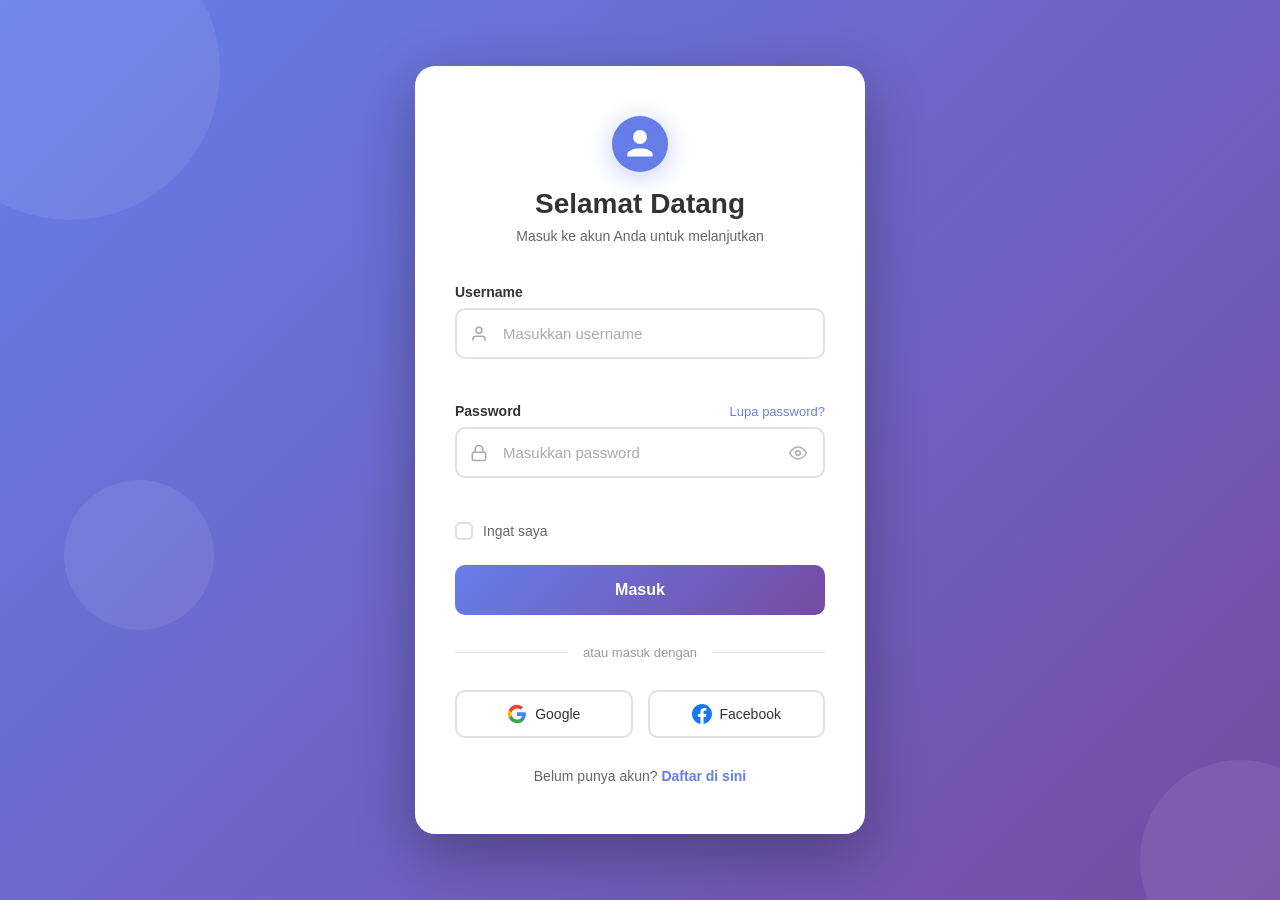
<file: login/login.html>
<!DOCTYPE html>
<html lang="id">
<head>
    <meta charset="UTF-8">
    <meta name="viewport" content="width=device-width, initial-scale=1.0">
    <title>Sign In</title>
    <link rel="stylesheet" href="css/login.css">
</head>
<body>

    <div class="bg-bubbles">
        <div class="bubble"></div>
        <div class="bubble"></div>
        <div class="bubble"></div>
    </div>

    <div class="login-container">

        <div class="login-header">
            <div class="logo-icon">
                <svg viewBox="0 0 40 40" fill="none" xmlns="http://www.w3.org/2000/svg">
                    <circle cx="20" cy="20" r="20" fill="url(#grad)"/>
                    <path d="M20 10a5 5 0 1 1 0 10 5 5 0 0 1 0-10zm0 13c5.33 0 9 2.24 9 4v2H11v-2c0-1.76 3.67-4 9-4z" fill="white"/>
                    <defs>
                        <linearGradient id="grad" x1="0" y1="0" x2="40" y2="40">
                            <stop offset="0%" stop-color="#667eea"/>
                            <stop offset="100%" stop-color="#764ba2"/>
                        </linearGradient>
                    </defs>
                </svg>
            </div>
            <h1>Selamat Datang</h1>
            <p>Masuk ke akun Anda untuk melanjutkan</p>
        </div>

        <form id="loginForm" action="#" method="POST" novalidate>

            <!-- Username -->
            <div class="form-group" id="group-username">
                <label for="username">Username</label>
                <div class="input-wrapper">
                    <span class="input-icon">
                        <svg viewBox="0 0 24 24" fill="none" stroke="currentColor" stroke-width="2">
                            <path d="M20 21v-2a4 4 0 0 0-4-4H8a4 4 0 0 0-4 4v2"/>
                            <circle cx="12" cy="7" r="4"/>
                        </svg>
                    </span>
                    <input type="text" id="username" name="username" placeholder="Masukkan username" autocomplete="username">
                </div>
                <span class="error-msg" id="error-username"></span>
            </div>

            <!-- Password -->
            <div class="form-group" id="group-password">
                <label for="password">
                    Password
                    <a href="#" class="forgot-link">Lupa password?</a>
                </label>
                <div class="input-wrapper">
                    <span class="input-icon">
                        <svg viewBox="0 0 24 24" fill="none" stroke="currentColor" stroke-width="2">
                            <rect x="3" y="11" width="18" height="11" rx="2" ry="2"/>
                            <path d="M7 11V7a5 5 0 0 1 10 0v4"/>
                        </svg>
                    </span>
                    <input type="password" id="password" name="password" placeholder="Masukkan password" autocomplete="current-password">
                    <button type="button" class="toggle-password" onclick="togglePassword()">
                        <svg id="eyeIcon" viewBox="0 0 24 24" fill="none" stroke="currentColor" stroke-width="2">
                            <path d="M1 12s4-8 11-8 11 8 11 8-4 8-11 8-11-8-11-8z"/>
                            <circle cx="12" cy="12" r="3"/>
                        </svg>
                    </button>
                </div>
                <span class="error-msg" id="error-password"></span>
            </div>

            <!-- Remember Me -->
            <div class="remember-group">
                <label class="remember-label">
                    <input type="checkbox" id="remember" name="remember">
                    <span class="custom-checkbox"></span>
                    Ingat saya
                </label>
            </div>

            <button type="submit" class="btn-login" id="btnLogin" >
                <span class="btn-text">Masuk</span>
                <span class="btn-loader" id="btnLoader"></span>
            </button>
            <div id="alertBox" class="alert" style="display:none;"></div>
        </form>

        <div class="divider">
            <span>atau masuk dengan</span>
        </div>

        <div class="social-login">
            <button type="button" class="btn-social" id="btnGoogle">
                <svg viewBox="0 0 24 24" fill="none" xmlns="http://www.w3.org/2000/svg">
                    <path d="M22.56 12.25c0-.78-.07-1.53-.2-2.25H12v4.26h5.92c-.26 1.37-1.04 2.53-2.21 3.31v2.77h3.57c2.08-1.92 3.28-4.74 3.28-8.09z" fill="#4285F4"/>
                    <path d="M12 23c2.97 0 5.46-.98 7.28-2.66l-3.57-2.77c-.98.66-2.23 1.06-3.71 1.06-2.86 0-5.29-1.93-6.16-4.53H2.18v2.84C3.99 20.53 7.7 23 12 23z" fill="#34A853"/>
                    <path d="M5.84 14.09c-.22-.66-.35-1.36-.35-2.09s.13-1.43.35-2.09V7.07H2.18C1.43 8.55 1 10.22 1 12s.43 3.45 1.18 4.93l2.85-2.22.81-.62z" fill="#FBBC05"/>
                    <path d="M12 5.38c1.62 0 3.06.56 4.21 1.64l3.15-3.15C17.45 2.09 14.97 1 12 1 7.7 1 3.99 3.47 2.18 7.07l3.66 2.84c.87-2.6 3.3-4.53 6.16-4.53z" fill="#EA4335"/>
                </svg>
                Google
            </button>
            <button type="button" class="btn-social" id="btnFacebook">
                <svg viewBox="0 0 24 24" fill="#1877F2" xmlns="http://www.w3.org/2000/svg">
                    <path d="M24 12.073c0-6.627-5.373-12-12-12s-12 5.373-12 12c0 5.99 4.388 10.954 10.125 11.854v-8.385H7.078v-3.47h3.047V9.43c0-3.007 1.792-4.669 4.533-4.669 1.312 0 2.686.235 2.686.235v2.953H15.83c-1.491 0-1.956.925-1.956 1.874v2.25h3.328l-.532 3.47h-2.796v8.385C19.612 23.027 24 18.062 24 12.073z"/>
                </svg>
                Facebook
            </button>
        </div>

        <p class="signup-link">
            Belum punya akun? <a href="signup.html">Daftar di sini</a>
        </p>

    </div>

    <script src="js/login.js"></script>
</body>
</html>
</file>
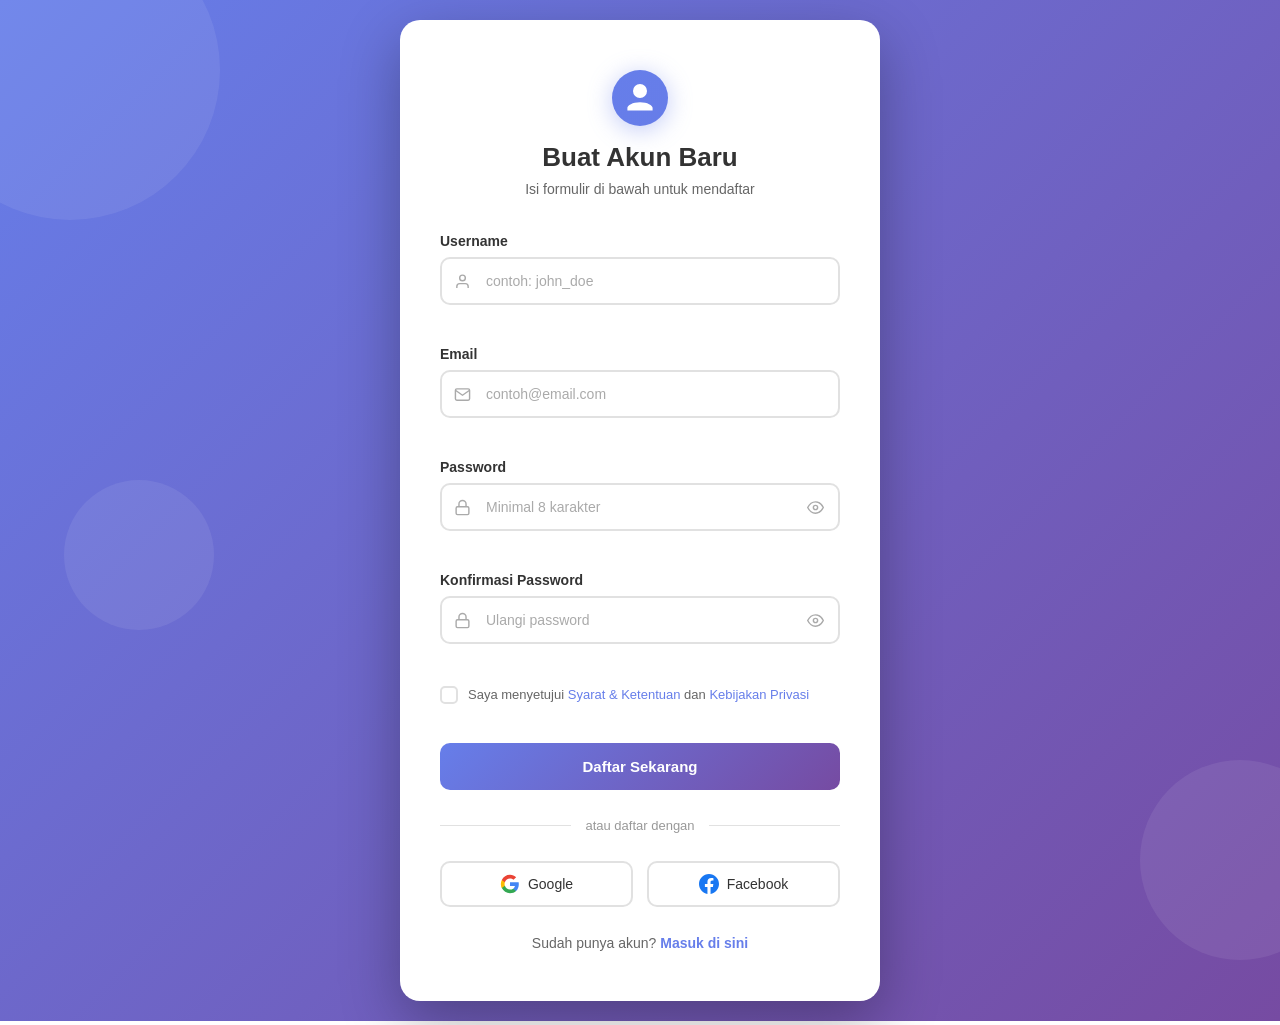
<file: login/signup.html>
<!DOCTYPE html>
<html lang="id">
<head>
    <meta charset="UTF-8">
    <meta name="viewport" content="width=device-width, initial-scale=1.0">
    <title>Sign Up</title>
    <link rel="stylesheet" href="css/signup.css">
</head>
<body>

    <div class="bg-bubbles">
        <div class="bubble"></div>
        <div class="bubble"></div>
        <div class="bubble"></div>
    </div>

    <div class="signup-container">

        <div class="signup-header">
            <div class="logo-icon">
                <svg viewBox="0 0 40 40" fill="none" xmlns="http://www.w3.org/2000/svg">
                    <circle cx="20" cy="20" r="20" fill="url(#grad)"/>
                    <path d="M20 10a5 5 0 1 1 0 10 5 5 0 0 1 0-10zm0 13c5.33 0 9 2.24 9 4v2H11v-2c0-1.76 3.67-4 9-4z" fill="white"/>
                    <defs>
                        <linearGradient id="grad" x1="0" y1="0" x2="40" y2="40">
                            <stop offset="0%" stop-color="#667eea"/>
                            <stop offset="100%" stop-color="#764ba2"/>
                        </linearGradient>
                    </defs>
                </svg>
            </div>
            <h1>Buat Akun Baru</h1>
            <p>Isi formulir di bawah untuk mendaftar</p>
        </div>

        <form id="registerForm" action="#" method="POST">

            <!-- Username -->
            <div class="form-group" id="group-username">
                <label for="username">Username</label>
                <div class="input-wrapper">
                    <span class="input-icon">
                        <svg viewBox="0 0 24 24" fill="none" stroke="currentColor" stroke-width="2">
                            <path d="M20 21v-2a4 4 0 0 0-4-4H8a4 4 0 0 0-4 4v2"/>
                            <circle cx="12" cy="7" r="4"/>
                        </svg>
                    </span>
                    <input type="text" id="username" name="username" placeholder="contoh: john_doe" autocomplete="username">
                </div>
                <span class="error-msg" id="error-username"></span>
            </div>

            <!-- Email -->
            <div class="form-group" id="group-email">
                <label for="email">Email</label>
                <div class="input-wrapper">
                    <span class="input-icon">
                        <svg viewBox="0 0 24 24" fill="none" stroke="currentColor" stroke-width="2">
                            <path d="M4 4h16c1.1 0 2 .9 2 2v12c0 1.1-.9 2-2 2H4c-1.1 0-2-.9-2-2V6c0-1.1.9-2 2-2z"/>
                            <polyline points="22,6 12,13 2,6"/>
                        </svg>
                    </span>
                    <input type="email" id="email" name="email" placeholder="contoh@email.com" autocomplete="email">
                </div>
                <span class="error-msg" id="error-email"></span>
            </div>

           
            <!-- Password -->
            <div class="form-group" id="group-password">
                <label for="password">Password</label>
                <div class="input-wrapper">
                    <span class="input-icon">
                        <svg viewBox="0 0 24 24" fill="none" stroke="currentColor" stroke-width="2">
                            <rect x="3" y="11" width="18" height="11" rx="2" ry="2"/>
                            <path d="M7 11V7a5 5 0 0 1 10 0v4"/>
                        </svg>
                    </span>
                    <input type="password" id="password" name="password" placeholder="Minimal 8 karakter" autocomplete="new-password">
                    <button type="button" class="toggle-password" onclick="togglePassword('password', 'eyeIcon1')">
                        <svg id="eyeIcon1" viewBox="0 0 24 24" fill="none" stroke="currentColor" stroke-width="2">
                            <path d="M1 12s4-8 11-8 11 8 11 8-4 8-11 8-11-8-11-8z"/>
                            <circle cx="12" cy="12" r="3"/>
                        </svg>
                    </button>
                </div>
                <div class="password-strength" id="strengthBar">
                    <div class="strength-fill" id="strengthFill"></div>
                </div>
                <span class="strength-label" id="strengthLabel"></span>
                <span class="error-msg" id="error-password"></span>
            </div>

            <!-- Konfirmasi Password -->
            <div class="form-group" id="group-confirmPassword">
                <label for="confirmPassword">Konfirmasi Password</label>
                <div class="input-wrapper">
                    <span class="input-icon">
                        <svg viewBox="0 0 24 24" fill="none" stroke="currentColor" stroke-width="2">
                            <rect x="3" y="11" width="18" height="11" rx="2" ry="2"/>
                            <path d="M7 11V7a5 5 0 0 1 10 0v4"/>
                        </svg>
                    </span>
                    <input type="password" id="confirmPassword" name="confirmPassword" placeholder="Ulangi password" autocomplete="new-password">
                    <button type="button" class="toggle-password" onclick="togglePassword('confirmPassword', 'eyeIcon2')">
                        <svg id="eyeIcon2" viewBox="0 0 24 24" fill="none" stroke="currentColor" stroke-width="2">
                            <path d="M1 12s4-8 11-8 11 8 11 8-4 8-11 8-11-8-11-8z"/>
                            <circle cx="12" cy="12" r="3"/>
                        </svg>
                    </button>
                </div>
                <span class="error-msg" id="error-confirmPassword"></span>
            </div>

            <!-- Terms -->
            <div class="checkbox-group">
                <label class="terms-label">
                    <input type="checkbox" id="terms" name="terms">
                    <span class="custom-checkbox"></span>
                    <span>Saya menyetujui <a href="#">Syarat &amp; Ketentuan</a> dan <a href="#">Kebijakan Privasi</a></span>
                </label>
            </div>
            <span class="error-msg" id="error-terms"></span>

            <button type="submit" class="btn-signup" id="btnSignup" onclick="window.location.href='login.html'">
                <span class="btn-text">Daftar Sekarang</span>
                <span class="btn-loader"></span>
            </button>

        </form>

        <div class="divider">
            <span>atau daftar dengan</span>
        </div>

        <div class="social-login">
            <button type="button" class="btn-social" id="btnGoogle">
                <svg viewBox="0 0 24 24" fill="none" xmlns="http://www.w3.org/2000/svg">
                    <path d="M22.56 12.25c0-.78-.07-1.53-.2-2.25H12v4.26h5.92c-.26 1.37-1.04 2.53-2.21 3.31v2.77h3.57c2.08-1.92 3.28-4.74 3.28-8.09z" fill="#4285F4"/>
                    <path d="M12 23c2.97 0 5.46-.98 7.28-2.66l-3.57-2.77c-.98.66-2.23 1.06-3.71 1.06-2.86 0-5.29-1.93-6.16-4.53H2.18v2.84C3.99 20.53 7.7 23 12 23z" fill="#34A853"/>
                    <path d="M5.84 14.09c-.22-.66-.35-1.36-.35-2.09s.13-1.43.35-2.09V7.07H2.18C1.43 8.55 1 10.22 1 12s.43 3.45 1.18 4.93l2.85-2.22.81-.62z" fill="#FBBC05"/>
                    <path d="M12 5.38c1.62 0 3.06.56 4.21 1.64l3.15-3.15C17.45 2.09 14.97 1 12 1 7.7 1 3.99 3.47 2.18 7.07l3.66 2.84c.87-2.6 3.3-4.53 6.16-4.53z" fill="#EA4335"/>
                </svg>
                Google
            </button>
            <button type="button" class="btn-social" id="btnFacebook">
                <svg viewBox="0 0 24 24" fill="#1877F2" xmlns="http://www.w3.org/2000/svg">
                    <path d="M24 12.073c0-6.627-5.373-12-12-12s-12 5.373-12 12c0 5.99 4.388 10.954 10.125 11.854v-8.385H7.078v-3.47h3.047V9.43c0-3.007 1.792-4.669 4.533-4.669 1.312 0 2.686.235 2.686.235v2.953H15.83c-1.491 0-1.956.925-1.956 1.874v2.25h3.328l-.532 3.47h-2.796v8.385C19.612 23.027 24 18.062 24 12.073z"/>
                </svg>
                Facebook
            </button>
        </div>

        <p class="login-link">
            Sudah punya akun? <a href="login.html">Masuk di sini</a>
        </p>

    </div>

    <script src="js/signup.js"></script>

<script src="js/register.js" defer></script>
</body>
</html>
</file>
<file: login/css/login.css>
/* ===== RESET & BASE ===== */
* {
    margin: 0;
    padding: 0;
    box-sizing: border-box;
}

body {
    font-family: 'Segoe UI', Tahoma, Geneva, Verdana, sans-serif;
    background: linear-gradient(135deg, #667eea 0%, #764ba2 100%);
    min-height: 100vh;
    display: flex;
    align-items: center;
    justify-content: center;
    padding: 20px;
    position: relative;
    overflow: hidden;
}

/* ===== ANIMATED BACKGROUND BUBBLES ===== */
.bg-bubbles {
    position: fixed;
    inset: 0;
    pointer-events: none;
    z-index: 0;
}

.bubble {
    position: absolute;
    border-radius: 50%;
    background: rgba(255, 255, 255, 0.08);
    animation: floatBubble 12s infinite ease-in-out;
}

.bubble:nth-child(1) {
    width: 300px;
    height: 300px;
    top: -80px;
    left: -80px;
    animation-duration: 14s;
}

.bubble:nth-child(2) {
    width: 200px;
    height: 200px;
    bottom: -60px;
    right: -60px;
    animation-duration: 10s;
    animation-delay: -4s;
}

.bubble:nth-child(3) {
    width: 150px;
    height: 150px;
    bottom: 30%;
    left: 5%;
    animation-duration: 16s;
    animation-delay: -8s;
}

@keyframes floatBubble {
    0%, 100% { transform: translateY(0) scale(1); }
    50% { transform: translateY(-20px) scale(1.05); }
}

/* ===== CONTAINER ===== */
.login-container {
    background: #ffffff;
    border-radius: 20px;
    box-shadow: 0 20px 60px rgba(0, 0, 0, 0.3);
    width: 100%;
    max-width: 450px;
    padding: 50px 40px;
    position: relative;
    z-index: 1;
    animation: fadeSlideUp 0.5s ease both;
}

@keyframes fadeSlideUp {
    from {
        opacity: 0;
        transform: translateY(24px);
    }
    to {
        opacity: 1;
        transform: translateY(0);
    }
}

/* ===== HEADER ===== */
.login-header {
    text-align: center;
    margin-bottom: 40px;
}

.logo-icon {
    display: inline-flex;
    margin-bottom: 16px;
}

.logo-icon svg {
    width: 56px;
    height: 56px;
    filter: drop-shadow(0 4px 12px rgba(102, 126, 234, 0.4));
}

.login-header h1 {
    color: #333;
    font-size: 28px;
    font-weight: 700;
    margin-bottom: 8px;
}

.login-header p {
    color: #666;
    font-size: 14px;
}

/* ===== FORM GROUP ===== */
.form-group {
    margin-bottom: 22px;
}

.form-group label {
    display: flex;
    justify-content: space-between;
    align-items: center;
    color: #333;
    font-size: 14px;
    font-weight: 600;
    margin-bottom: 8px;
}

.forgot-link {
    color: #667eea;
    text-decoration: none;
    font-size: 13px;
    font-weight: 500;
    transition: color 0.2s;
}

.forgot-link:hover {
    color: #764ba2;
    text-decoration: underline;
}

/* ===== INPUT WRAPPER ===== */
.input-wrapper {
    position: relative;
    display: flex;
    align-items: center;
}

.input-icon {
    position: absolute;
    left: 15px;
    display: flex;
    align-items: center;
    color: #aaa;
    pointer-events: none;
    transition: color 0.3s;
}

.input-icon svg {
    width: 18px;
    height: 18px;
}

.input-wrapper input {
    width: 100%;
    padding: 15px 20px 15px 46px;
    border: 2px solid #e1e1e1;
    border-radius: 10px;
    font-size: 15px;
    transition: all 0.3s ease;
    outline: none;
    background: #fff;
}

.input-wrapper input:focus {
    border-color: #667eea;
    box-shadow: 0 0 0 4px rgba(102, 126, 234, 0.1);
}

.input-wrapper input:focus + .input-icon,
.input-wrapper:focus-within .input-icon {
    color: #667eea;
}

.input-wrapper input::placeholder {
    color: #aaa;
}

/* Input state: error */
.form-group.has-error .input-wrapper input {
    border-color: #e53e3e;
    box-shadow: 0 0 0 4px rgba(229, 62, 62, 0.1);
}

/* Input state: success */
.form-group.has-success .input-wrapper input {
    border-color: #38a169;
    box-shadow: 0 0 0 4px rgba(56, 161, 105, 0.1);
}

.error-msg {
    display: block;
    color: #e53e3e;
    font-size: 12px;
    margin-top: 6px;
    min-height: 16px;
    opacity: 0;
    transform: translateY(-4px);
    transition: all 0.2s ease;
}

.form-group.has-error .error-msg {
    opacity: 1;
    transform: translateY(0);
}

/* ===== TOGGLE PASSWORD BUTTON ===== */
.toggle-password {
    position: absolute;
    right: 14px;
    background: none;
    border: none;
    color: #aaa;
    cursor: pointer;
    display: flex;
    align-items: center;
    padding: 4px;
    border-radius: 4px;
    transition: color 0.2s;
}

.toggle-password:hover {
    color: #667eea;
}

.toggle-password svg {
    width: 18px;
    height: 18px;
}

/* ===== REMEMBER ME ===== */
.remember-group {
    margin-bottom: 25px;
}

.remember-label {
    display: flex;
    align-items: center;
    gap: 10px;
    cursor: pointer;
    color: #666;
    font-size: 14px;
    user-select: none;
}

.remember-label input[type="checkbox"] {
    display: none;
}

.custom-checkbox {
    width: 18px;
    height: 18px;
    border: 2px solid #e1e1e1;
    border-radius: 5px;
    display: inline-flex;
    align-items: center;
    justify-content: center;
    flex-shrink: 0;
    transition: all 0.2s ease;
    background: #fff;
}

.remember-label input[type="checkbox"]:checked + .custom-checkbox {
    background: linear-gradient(135deg, #667eea 0%, #764ba2 100%);
    border-color: transparent;
}

.remember-label input[type="checkbox"]:checked + .custom-checkbox::after {
    content: '';
    width: 5px;
    height: 9px;
    border: 2px solid #fff;
    border-top: none;
    border-left: none;
    transform: rotate(45deg) translateY(-1px);
}

/* ===== LOGIN BUTTON ===== */
.btn-login {
    width: 100%;
    padding: 16px;
    background: linear-gradient(135deg, #667eea 0%, #764ba2 100%);
    border: none;
    border-radius: 10px;
    color: #fff;
    font-size: 16px;
    font-weight: 600;
    cursor: pointer;
    transition: all 0.3s ease;
    display: flex;
    align-items: center;
    justify-content: center;
    gap: 10px;
    position: relative;
    overflow: hidden;
}

.btn-login:hover {
    transform: translateY(-2px);
    box-shadow: 0 10px 30px rgba(102, 126, 234, 0.4);
}

.btn-login:active {
    transform: translateY(0);
}

.btn-login:disabled {
    opacity: 0.75;
    cursor: not-allowed;
    transform: none;
}

/* Loading spinner */
.btn-loader {
    display: none;
    width: 18px;
    height: 18px;
    border: 2px solid rgba(255,255,255,0.4);
    border-top-color: #fff;
    border-radius: 50%;
    animation: spin 0.7s linear infinite;
}

.btn-login.loading .btn-loader {
    display: inline-block;
}

.btn-login.loading .btn-text {
    opacity: 0.8;
}

@keyframes spin {
    to { transform: rotate(360deg); }
}

/* ===== DIVIDER ===== */
.divider {
    display: flex;
    align-items: center;
    margin: 30px 0;
}

.divider::before,
.divider::after {
    content: '';
    flex: 1;
    height: 1px;
    background: #e1e1e1;
}

.divider span {
    padding: 0 15px;
    color: #999;
    font-size: 13px;
}

/* ===== SOCIAL LOGIN ===== */
.social-login {
    display: flex;
    gap: 15px;
}

.btn-social {
    flex: 1;
    padding: 12px;
    border: 2px solid #e1e1e1;
    border-radius: 10px;
    background: #fff;
    cursor: pointer;
    transition: all 0.3s ease;
    display: flex;
    align-items: center;
    justify-content: center;
    gap: 8px;
    font-size: 14px;
    font-weight: 500;
    color: #333;
    font-family: inherit;
}

.btn-social:hover {
    border-color: #667eea;
    background: #f8f9ff;
    transform: translateY(-1px);
}

.btn-social svg {
    width: 20px;
    height: 20px;
}

/* ===== SIGNUP LINK ===== */
.signup-link {
    text-align: center;
    margin-top: 30px;
    color: #666;
    font-size: 14px;
}

.signup-link a {
    color: #667eea;
    text-decoration: none;
    font-weight: 600;
    transition: color 0.2s;
}

.signup-link a:hover {
    color: #764ba2;
    text-decoration: underline;
}

/* ===== TOAST NOTIFICATION ===== */
.toast {
    position: fixed;
    top: 24px;
    left: 50%;
    transform: translateX(-50%) translateY(-80px);
    background: #333;
    color: #fff;
    padding: 12px 24px;
    border-radius: 10px;
    font-size: 14px;
    font-weight: 500;
    z-index: 9999;
    transition: transform 0.35s cubic-bezier(0.34, 1.56, 0.64, 1);
    white-space: nowrap;
    box-shadow: 0 8px 24px rgba(0,0,0,0.2);
}

.toast.show {
    transform: translateX(-50%) translateY(0);
}

.toast.success { background: linear-gradient(135deg, #38a169, #276749); }
.toast.error   { background: linear-gradient(135deg, #e53e3e, #9b2c2c); }

/* ===== RESPONSIVE ===== */
@media (max-width: 480px) {
    .login-container {
        padding: 40px 25px;
    }

    .social-login {
        flex-direction: column;
    }
}
</file>
<file: login/css/signup.css>
/* ===== RESET & BASE ===== */
* { margin: 0; padding: 0; box-sizing: border-box; }

body {
    font-family: 'Segoe UI', Tahoma, Geneva, Verdana, sans-serif;
    background: linear-gradient(135deg, #667eea 0%, #764ba2 100%);
    min-height: 100vh;
    display: flex;
    align-items: center;
    justify-content: center;
    padding: 20px;
    position: relative;
    overflow-x: hidden;
}

/* ===== BACKGROUND BUBBLES ===== */
.bg-bubbles { position: fixed; inset: 0; pointer-events: none; z-index: 0; }
.bubble { position: absolute; border-radius: 50%; background: rgba(255,255,255,0.08); animation: floatBubble 12s infinite ease-in-out; }
.bubble:nth-child(1) { width: 300px; height: 300px; top: -80px; left: -80px; animation-duration: 14s; }
.bubble:nth-child(2) { width: 200px; height: 200px; bottom: -60px; right: -60px; animation-duration: 10s; animation-delay: -4s; }
.bubble:nth-child(3) { width: 150px; height: 150px; bottom: 30%; left: 5%; animation-duration: 16s; animation-delay: -8s; }
@keyframes floatBubble { 0%,100% { transform: translateY(0) scale(1); } 50% { transform: translateY(-20px) scale(1.05); } }

/* ===== CONTAINER ===== */
.signup-container {
    background: #fff;
    border-radius: 20px;
    box-shadow: 0 20px 60px rgba(0,0,0,0.3);
    width: 100%;
    max-width: 480px;
    padding: 50px 40px;
    position: relative;
    z-index: 1;
    animation: fadeSlideUp 0.5s ease both;
}
@keyframes fadeSlideUp { from { opacity: 0; transform: translateY(24px); } to { opacity: 1; transform: translateY(0); } }

/* ===== HEADER ===== */
.signup-header { text-align: center; margin-bottom: 36px; }
.logo-icon { display: inline-flex; margin-bottom: 16px; }
.logo-icon svg { width: 56px; height: 56px; filter: drop-shadow(0 4px 12px rgba(102,126,234,0.4)); }
.signup-header h1 { color: #333; font-size: 26px; font-weight: 700; margin-bottom: 8px; }
.signup-header p { color: #666; font-size: 14px; }

/* ===== FORM ROW ===== */
.form-row { display: flex; gap: 14px; }
.form-row .form-group { flex: 1; }

/* ===== FORM GROUP ===== */
.form-group { margin-bottom: 20px; }
.form-group label {
    display: flex;
    align-items: center;
    gap: 6px;
    color: #333;
    font-size: 14px;
    font-weight: 600;
    margin-bottom: 8px;
}
.optional { color: #aaa; font-size: 12px; font-weight: 400; }

/* ===== INPUT WRAPPER ===== */
.input-wrapper { position: relative; display: flex; align-items: center; }
.input-icon { position: absolute; left: 14px; display: flex; align-items: center; color: #aaa; pointer-events: none; transition: color 0.3s; }
.input-icon svg { width: 17px; height: 17px; }
.input-wrapper input {
    width: 100%;
    padding: 14px 44px;
    border: 2px solid #e1e1e1;
    border-radius: 10px;
    font-size: 14px;
    font-family: inherit;
    transition: all 0.3s ease;
    outline: none;
    background: #fff;
}
.input-wrapper input:focus { border-color: #667eea; box-shadow: 0 0 0 4px rgba(102,126,234,0.1); }
.input-wrapper:focus-within .input-icon { color: #667eea; }
.input-wrapper input::placeholder { color: #aaa; }

/* State: error */
.form-group.has-error .input-wrapper input { border-color: #e53e3e; box-shadow: 0 0 0 4px rgba(229,62,62,0.1); }
/* State: success */
.form-group.has-success .input-wrapper input { border-color: #38a169; box-shadow: 0 0 0 4px rgba(56,161,105,0.1); }

.error-msg {
    display: block;
    color: #e53e3e;
    font-size: 12px;
    margin-top: 5px;
    min-height: 16px;
    opacity: 0;
    transform: translateY(-4px);
    transition: all 0.2s ease;
}
.form-group.has-error .error-msg,
#error-terms.show { opacity: 1; transform: translateY(0); }

/* ===== TOGGLE PASSWORD ===== */
.toggle-password {
    position: absolute;
    right: 12px;
    background: none;
    border: none;
    color: #aaa;
    cursor: pointer;
    display: flex;
    align-items: center;
    padding: 4px;
    border-radius: 4px;
    transition: color 0.2s;
}
.toggle-password:hover { color: #667eea; }
.toggle-password svg { width: 17px; height: 17px; }

/* ===== PASSWORD STRENGTH ===== */
.password-strength {
    height: 4px;
    background: #e1e1e1;
    border-radius: 4px;
    margin-top: 8px;
    overflow: hidden;
    display: none;
}
.password-strength.visible { display: block; }
.strength-fill { height: 100%; width: 0; border-radius: 4px; transition: width 0.4s ease, background 0.4s ease; }
.strength-label { font-size: 11px; margin-top: 4px; display: none; }
.strength-label.visible { display: block; }

/* ===== CHECKBOX / TERMS ===== */
.checkbox-group { margin-bottom: 6px; }
.terms-label {
    display: flex;
    align-items: flex-start;
    gap: 10px;
    cursor: pointer;
    color: #666;
    font-size: 13px;
    line-height: 1.5;
    user-select: none;
}
.terms-label input[type="checkbox"] { display: none; }
.custom-checkbox {
    width: 18px;
    height: 18px;
    min-width: 18px;
    border: 2px solid #e1e1e1;
    border-radius: 5px;
    display: inline-flex;
    align-items: center;
    justify-content: center;
    transition: all 0.2s ease;
    margin-top: 1px;
}
.terms-label input[type="checkbox"]:checked + .custom-checkbox {
    background: linear-gradient(135deg, #667eea 0%, #764ba2 100%);
    border-color: transparent;
}
.terms-label input[type="checkbox"]:checked + .custom-checkbox::after {
    content: '';
    width: 5px;
    height: 9px;
    border: 2px solid #fff;
    border-top: none;
    border-left: none;
    transform: rotate(45deg) translateY(-1px);
}
.terms-label a { color: #667eea; text-decoration: none; }
.terms-label a:hover { text-decoration: underline; }
#error-terms { margin-bottom: 16px; }

/* ===== SUBMIT BUTTON ===== */
.btn-signup {
    width: 100%;
    padding: 15px;
    background: linear-gradient(135deg, #667eea 0%, #764ba2 100%);
    border: none;
    border-radius: 10px;
    color: #fff;
    font-size: 15px;
    font-weight: 600;
    font-family: inherit;
    cursor: pointer;
    transition: all 0.3s ease;
    display: flex;
    align-items: center;
    justify-content: center;
    gap: 10px;
    margin-top: 8px;
}
.btn-signup:hover { transform: translateY(-2px); box-shadow: 0 10px 30px rgba(102,126,234,0.4); }
.btn-signup:active { transform: translateY(0); }
.btn-signup:disabled { opacity: 0.75; cursor: not-allowed; transform: none; }
.btn-loader { display: none; width: 17px; height: 17px; border: 2px solid rgba(255,255,255,0.4); border-top-color: #fff; border-radius: 50%; animation: spin 0.7s linear infinite; }
.btn-signup.loading .btn-loader { display: inline-block; }
.btn-signup.loading .btn-text { opacity: 0.8; }
@keyframes spin { to { transform: rotate(360deg); } }

/* ===== DIVIDER ===== */
.divider { display: flex; align-items: center; margin: 28px 0; }
.divider::before, .divider::after { content: ''; flex: 1; height: 1px; background: #e1e1e1; }
.divider span { padding: 0 14px; color: #999; font-size: 13px; }

/* ===== SOCIAL ===== */
.social-login { display: flex; gap: 14px; }
.btn-social {
    flex: 1;
    padding: 11px;
    border: 2px solid #e1e1e1;
    border-radius: 10px;
    background: #fff;
    cursor: pointer;
    transition: all 0.3s ease;
    display: flex;
    align-items: center;
    justify-content: center;
    gap: 8px;
    font-size: 14px;
    font-weight: 500;
    color: #333;
    font-family: inherit;
}
.btn-social:hover { border-color: #667eea; background: #f8f9ff; transform: translateY(-1px); }
.btn-social svg { width: 20px; height: 20px; }

/* ===== LOGIN LINK ===== */
.login-link { text-align: center; margin-top: 28px; color: #666; font-size: 14px; }
.login-link a { color: #667eea; text-decoration: none; font-weight: 600; }
.login-link a:hover { color: #764ba2; text-decoration: underline; }

/* ===== TOAST ===== */
.toast {
    position: fixed;
    top: 24px;
    left: 50%;
    transform: translateX(-50%) translateY(-80px);
    background: #333;
    color: #fff;
    padding: 12px 24px;
    border-radius: 10px;
    font-size: 14px;
    font-weight: 500;
    z-index: 9999;
    transition: transform 0.35s cubic-bezier(0.34,1.56,0.64,1);
    white-space: nowrap;
    box-shadow: 0 8px 24px rgba(0,0,0,0.2);
}
.toast.show { transform: translateX(-50%) translateY(0); }
.toast.success { background: linear-gradient(135deg, #38a169, #276749); }
.toast.error   { background: linear-gradient(135deg, #e53e3e, #9b2c2c); }

/* ===== RESPONSIVE ===== */
@media (max-width: 480px) {
    .signup-container { padding: 40px 22px; }
    .form-row { flex-direction: column; gap: 0; }
    .social-login { flex-direction: column; }
}
</file>
